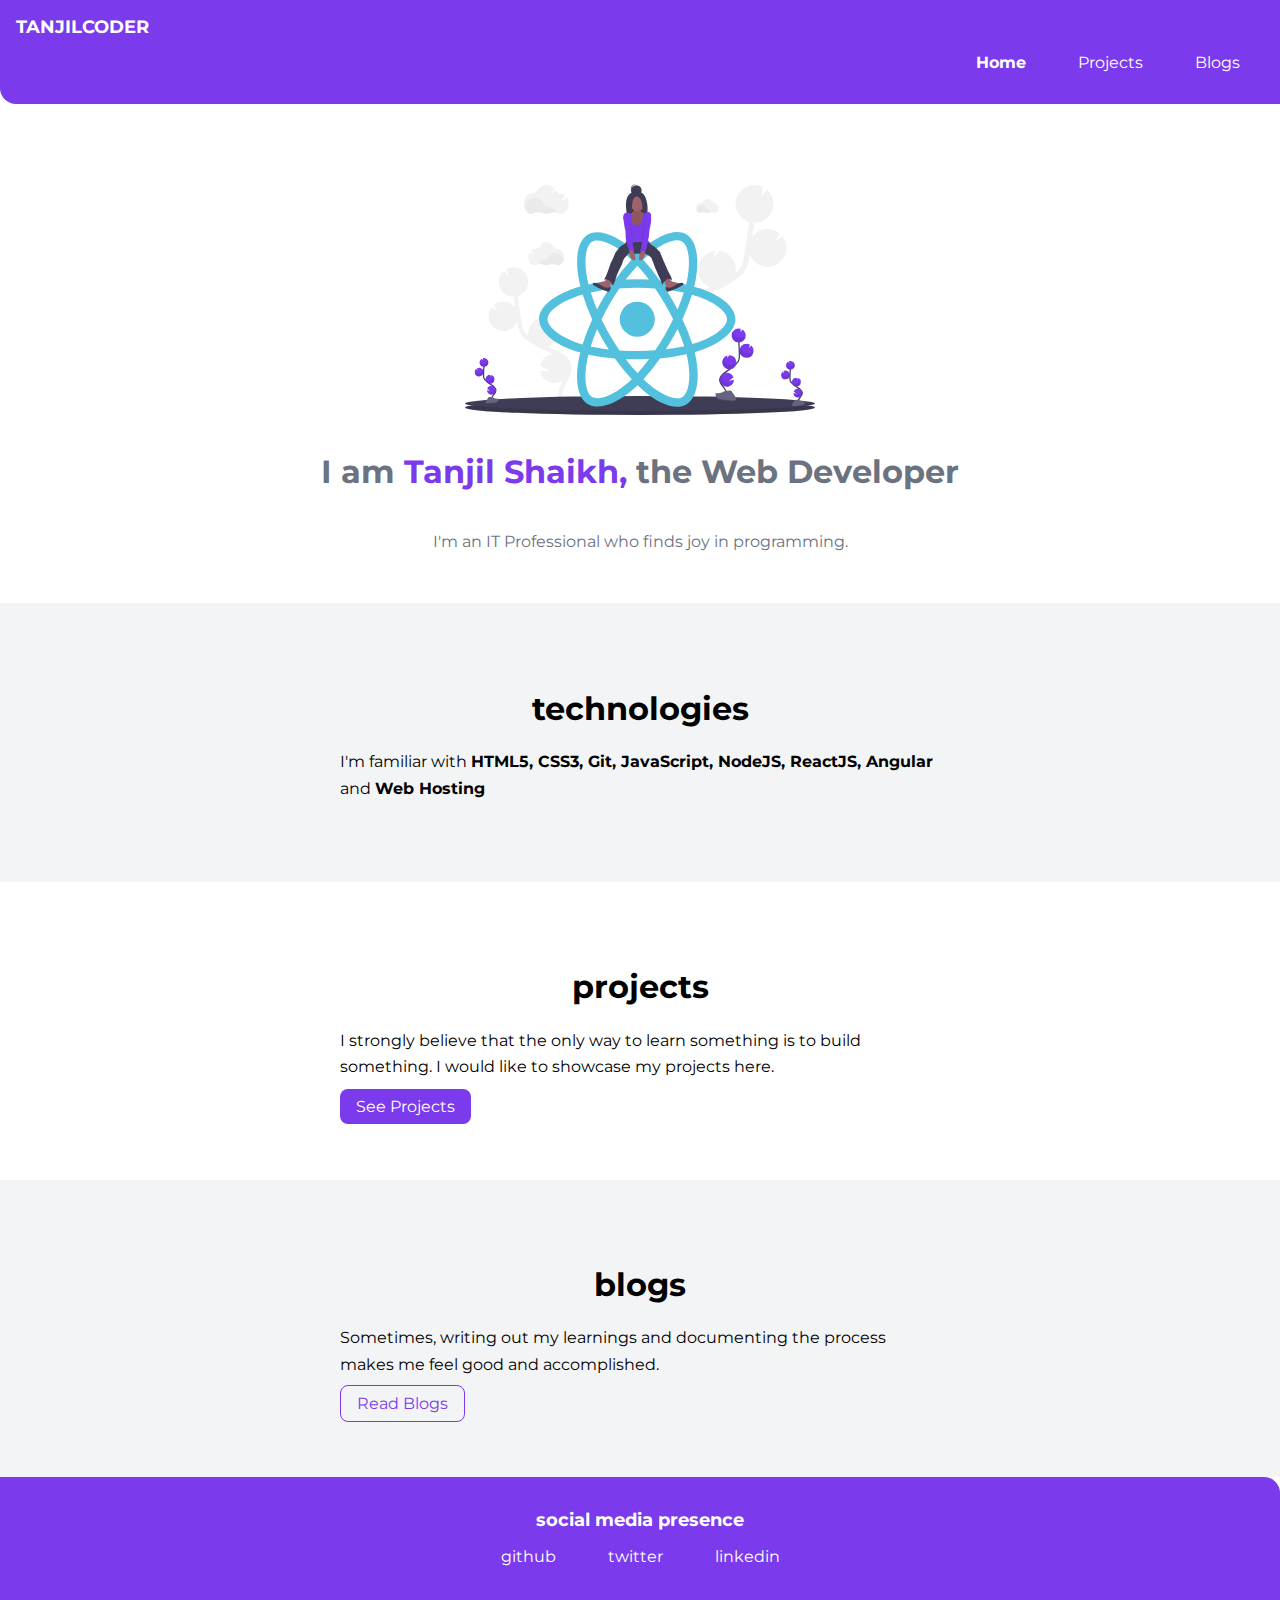
<file: index.html>
<!DOCTYPE html>
<html lang="en">
<head>
    <meta charset="UTF-8">
    <meta name="viewport" content="width=device-width, initial-scale=1.0">
    <title>Tanjil S | Home</title>
    <link rel="stylesheet" href="styles\main.css">
</head>
<body>
    <nav class="navigation container">
        <div class="nav-brand">TANJILCODER</div>
        <ul class="list-non-bullet nav-pills">
            <li class="list-item-inline"><a class="link link-active" href="#">Home</a></li>
            <li class="list-item-inline"><a class="link" href="projects.html">Projects</a></li>
            <li class="list-item-inline"><a class="link" href="blogs.html">Blogs</a></li>
        </ul>
    </nav>

    <header class="hero">
        <img class="hero-img" src="images/hero.svg" alt="">
        <h1 class="hero-heading">I am <span class="color">Tanjil Shaikh, </span>the Web Developer</h1>
        <p class="hero-heading">I'm an IT Professional who finds joy in programming.</p>
    </header>

    <section class="section ow">
        <div class="container container-center">
            <h1>technologies</h1>
            <p>I'm familiar with <strong> HTML5, CSS3, Git, JavaScript, NodeJS, ReactJS, Angular</strong> and <strong>Web Hosting</strong></p>
        </div>   
    </section>

    <section class="section">
        <div class="container container-center">
            <h1>projects</h1>
            <p>I strongly believe that the only way to learn something is to build something. I would like to showcase my projects here.</p>
            <a class="link link-primary" href="projects.html">See Projects</a>
        </div>  
    </section>

    <section class="section ow">
        <div class="container container-center">
            <h1>blogs</h1>
            <p>Sometimes, writing out my learnings and documenting the process makes me feel good and accomplished.</p>
            <a class="link link-secondary" href="blogs.html">Read Blogs</a>
        </div>     
    </section>
    
    <footer class="footer">
        <div class="footer-header">social media presence</div>
        <ul class="social-links list-non-bullet">
            <li class="list-item-inline"><a class="link" href="https://github.com/Tanjil007/">github</a></li>
            <li class="list-item-inline"><a class="link" href="https://twitter.com/tanjilshaikh/">twitter</a></li>
            <li class="list-item-inline"><a class="link" href="https://www.linkedin.com/in/tanjil-shaikh-139b5b133/">linkedin</a></li>
        </ul>
    </footer>

</body>
</html>
</file>
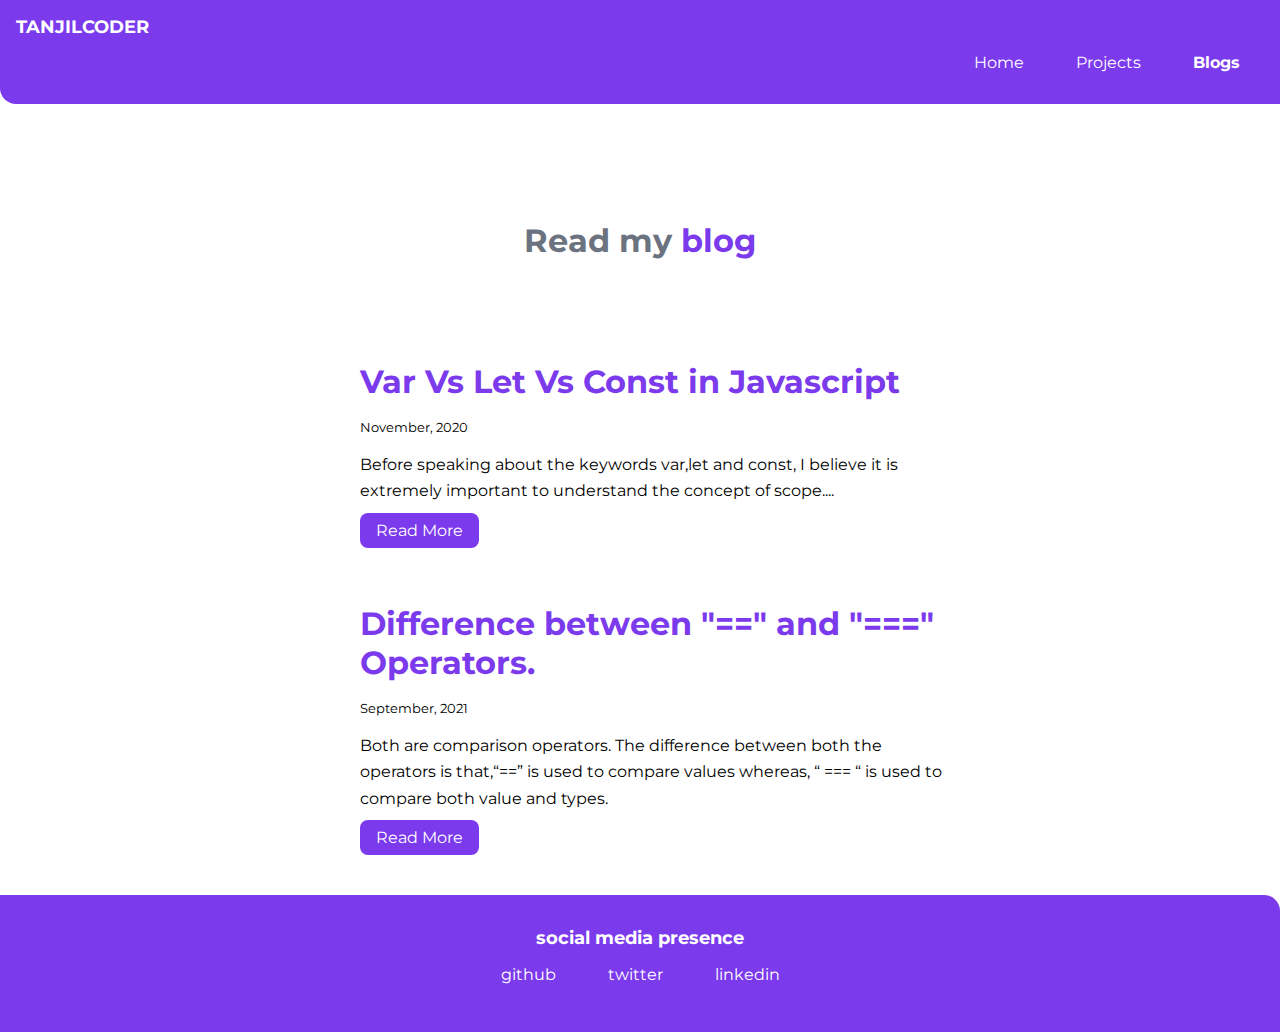
<file: blogs.html>
<!DOCTYPE html>
<html lang="en">
<head>
	<meta charset="UTF-8">
	<meta name="viewport" content="width=device-width, initial-scale=1.0">
	<title>Tanjil S | Blogs</title>
	<link rel="stylesheet" href="styles\main.css">
</head>
<body>
	<nav class="navigation container">
        <div class="nav-brand">TANJILCODER</div>
        <ul class="list-non-bullet nav-pills">
            <li class="list-item-inline"><a class="link" href="index.html">Home</a></li>
            <li class="list-item-inline"><a class="link" href="projects.html">Projects</a></li>
            <li class="list-item-inline"><a class="link link-active" href="#">Blogs</a></li>
        </ul>
	</nav>
	<header class="hero">
        <h1 class="hero-heading">Read my <span class="color">blog</span></h1>
	</header>
	<ul class="list-non-bullet">
        <li>
			<article class="showcase-list container container-center">
				<h1 class="hero-span">Var Vs Let Vs Const in Javascript</h1>
				<small>November, 2020</small>
				<p>
					Before speaking about the keywords var,let and const, I believe it is extremely important to understand the concept of scope....
				</p>
				<a href="pages/varletconst.html" class="link link-primary">Read More</a>
			</article>
		</li>
		<li>
			<article class="showcase-list container container-center">
				<h1 class="hero-span">Difference between "==" and "===" Operators.</h1>
				<small>September, 2021</small>
				<p>
					Both are comparison operators. The difference between both the operators is that,“==” is used to compare values whereas, “ === “ is used to compare both value and types.
				</p>
				<a href="pages/dobleequalandtrippleequal.html" class="link link-primary">Read More</a>
			</article>
		</li>
	</ul>
	<footer class="footer">
        <div class="footer-header">social media presence</div>
        <ul class="social-links list-non-bullet">
            <li class="list-item-inline"><a class="link" href="https://github.com/Tanjil007/">github</a></li>
            <li class="list-item-inline"><a class="link" href="https://twitter.com/tanjilshaikh/">twitter</a></li>
            <li class="list-item-inline"><a class="link" href="https://www.linkedin.com/in/tanjil-shaikh-139b5b133/">linkedin</a></li>
        </ul>
    </footer>
</body>
</html>
</file>
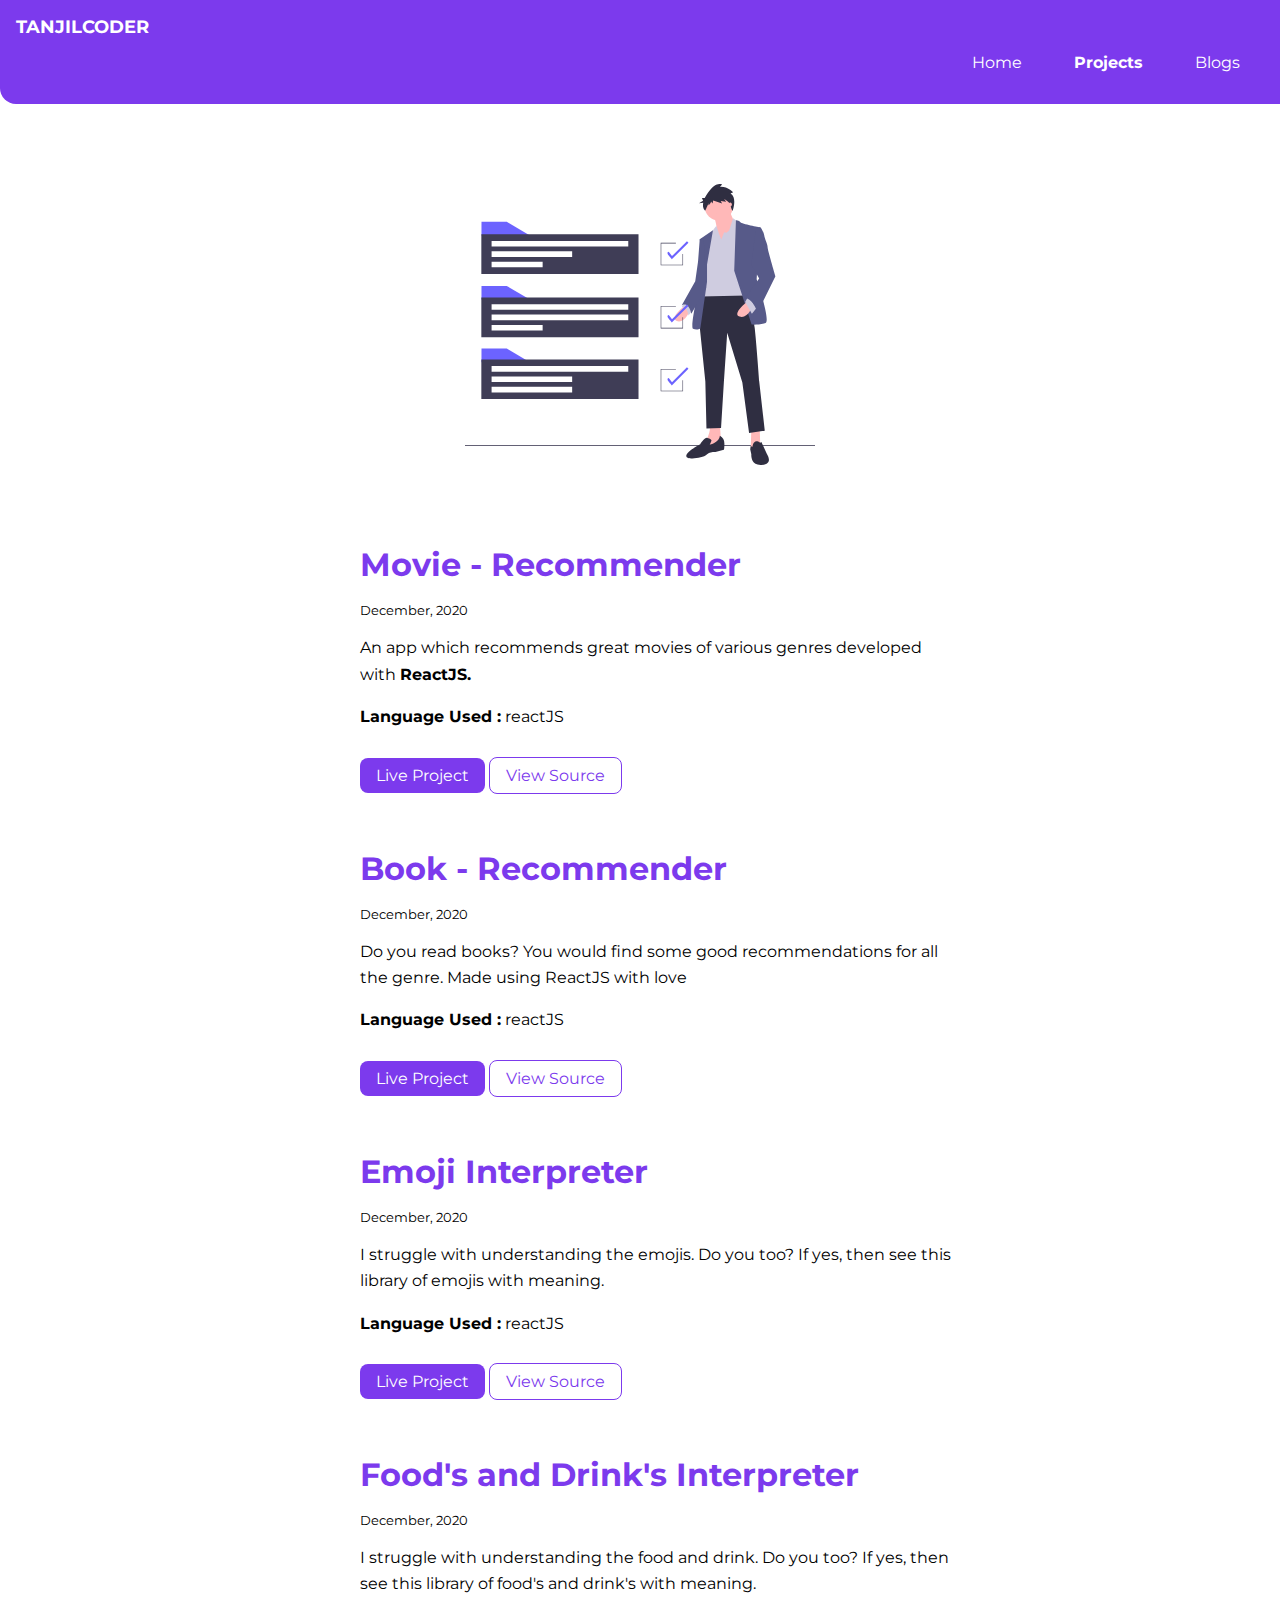
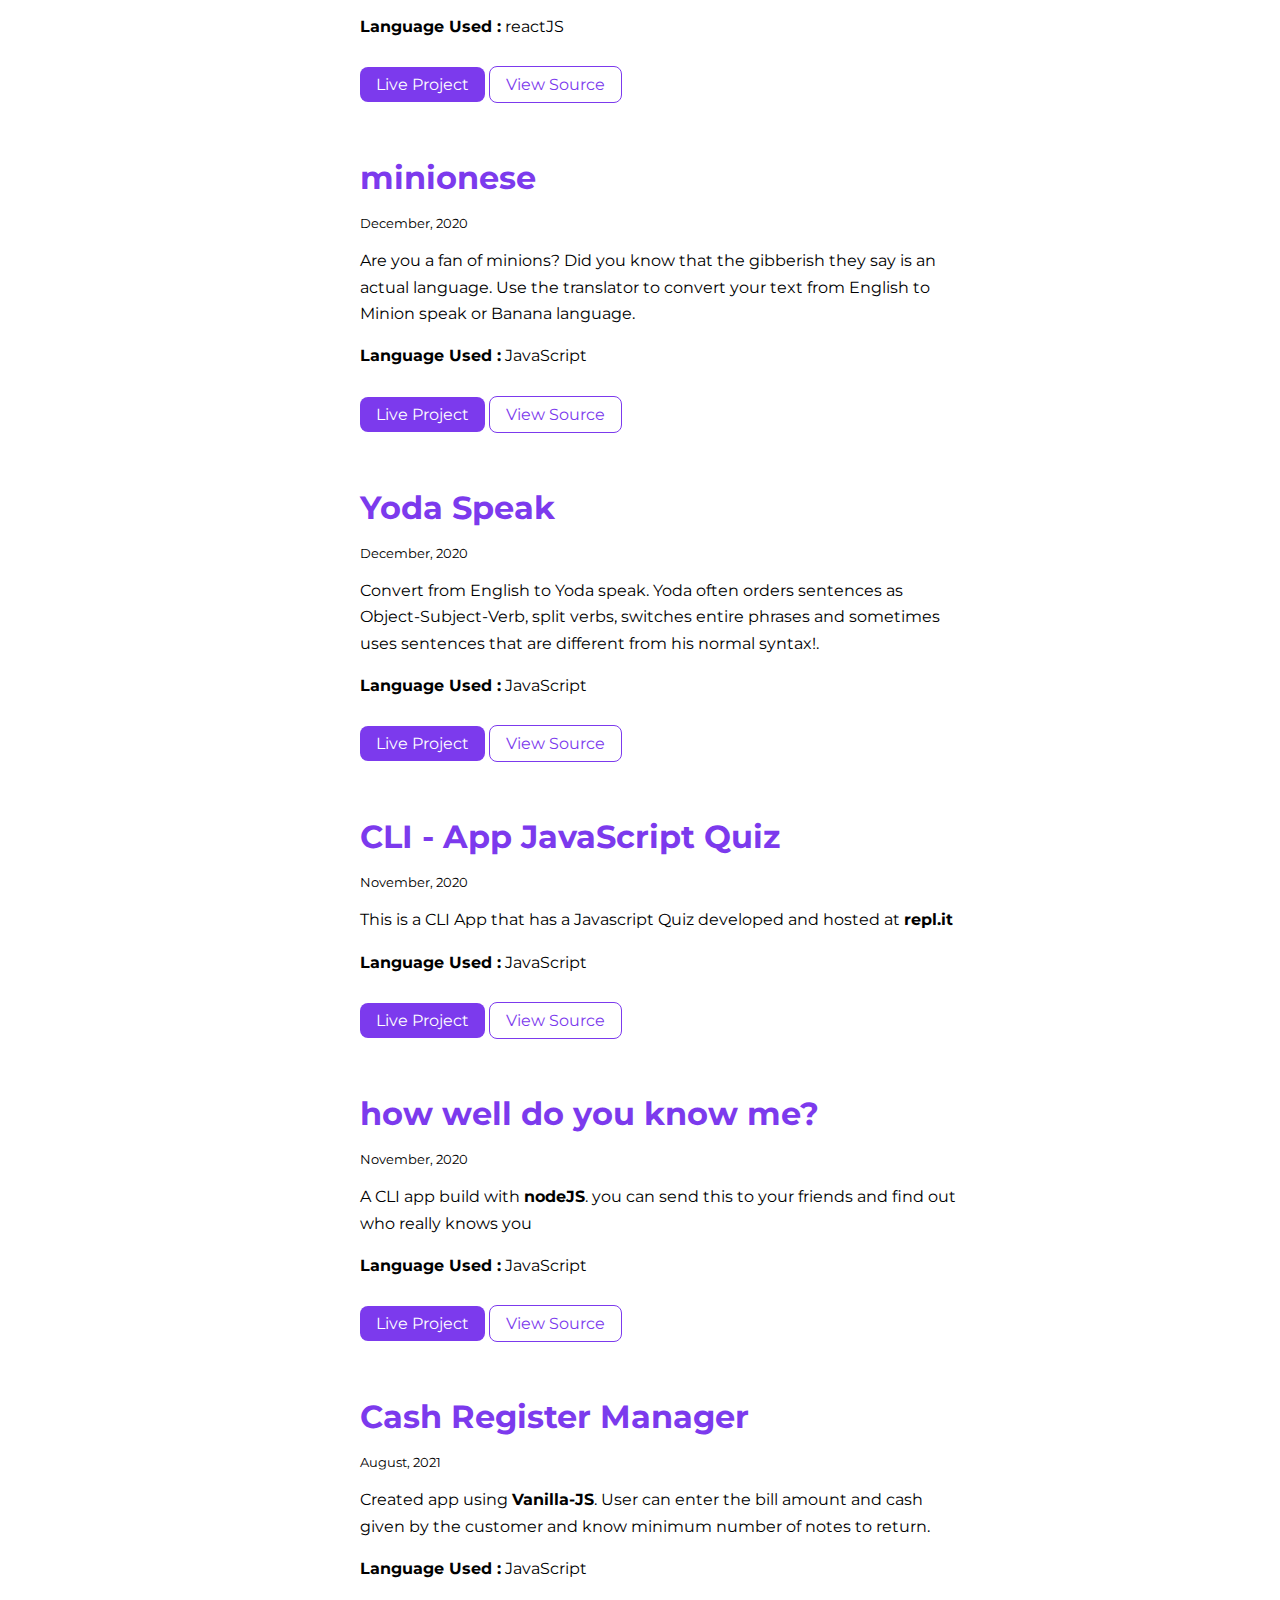
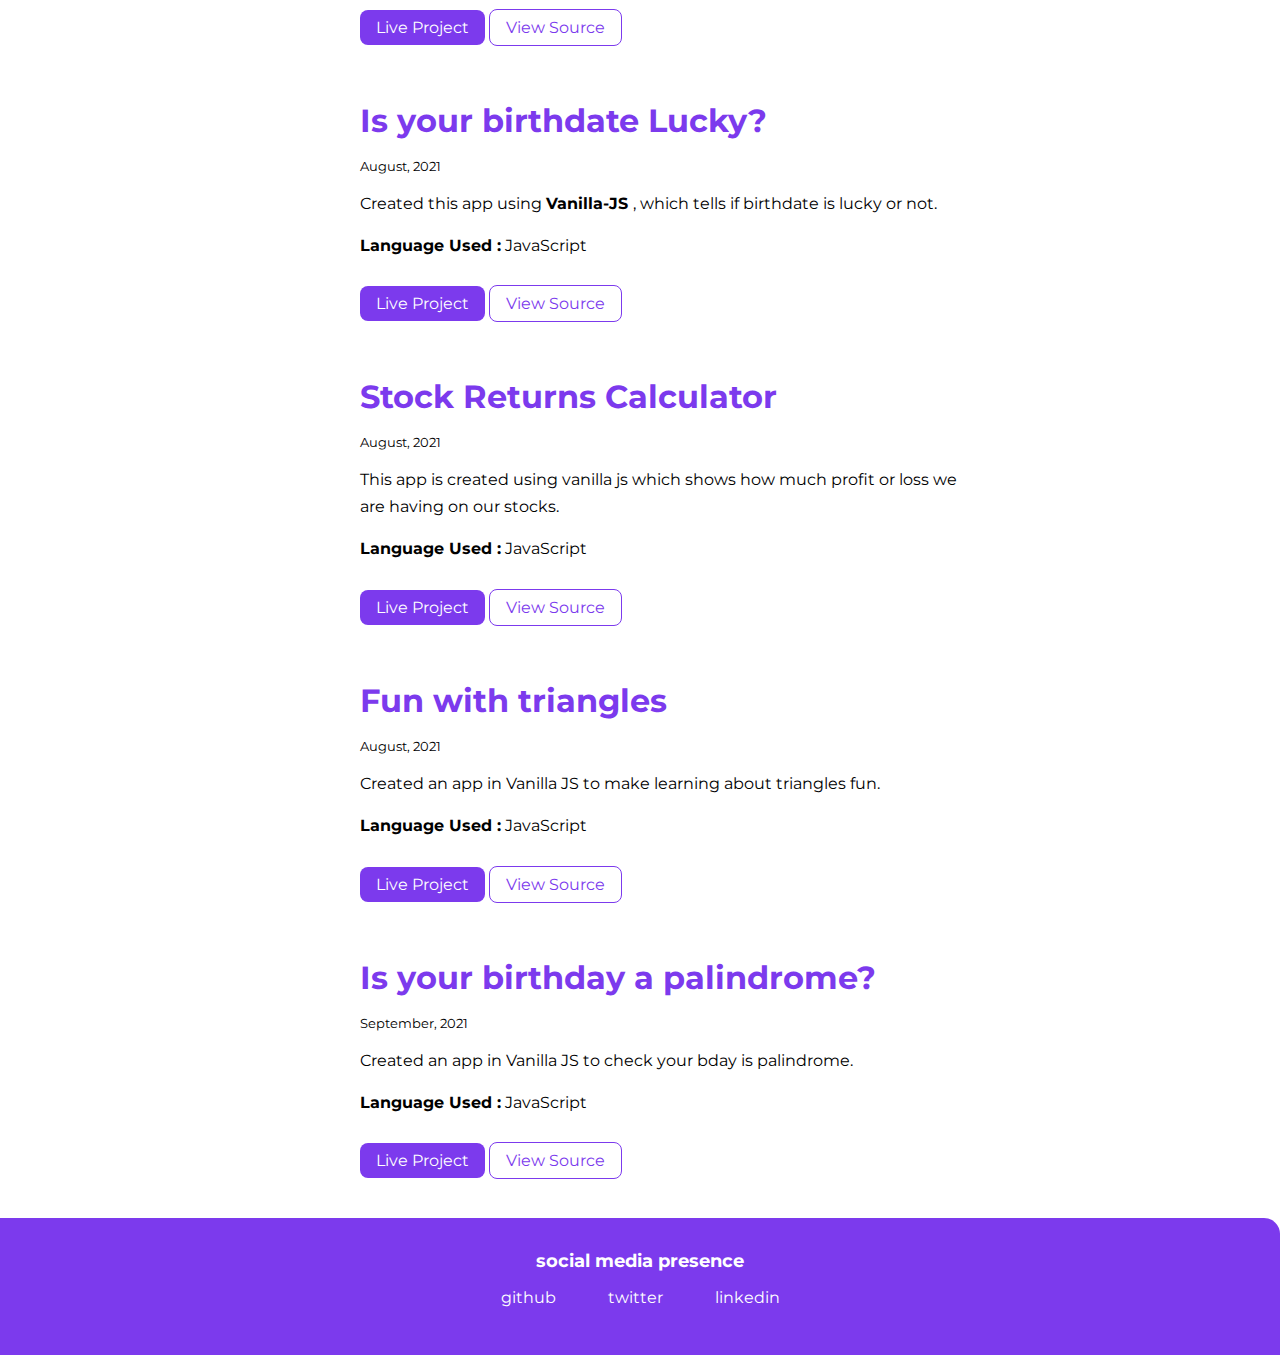
<file: projects.html>
<!DOCTYPE html>
<html lang="en">

<head>
	<meta charset="UTF-8">
	<meta name="viewport" content="width=device-width, initial-scale=1.0">
	<title>Tanjil S | Projects</title>
	<link rel="stylesheet" href="styles\main.css">
</head>

<body>
	<nav class="navigation container">
		<div class="nav-brand">TANJILCODER</div>
		<ul class="list-non-bullet nav-pills">
			<li class="list-item-inline"><a class="link" href="index.html">Home</a></li>
			<li class="list-item-inline"><a class="link link-active" href="#">Projects</a></li>
			<li class="list-item-inline"><a class="link" href="blogs.html">Blogs</a></li>
		</ul>
	</nav>

	<header class="hero">
		<img class="hero-img" src="images/project_completed.svg" alt="">
	</header>

	<ul class="list-non-bullet">
		<li>
			<div class="container container-center">
				<h1 class="hero-span">Movie - Recommender</h1>
				<small>December, 2020</small>
				<P>An app which recommends great movies of various genres developed with <strong>ReactJS.</strong></P>
				<P><strong>Language Used :</strong> reactJS</P> <br>
				<a class="link link-primary" href="https://oqjhh.csb.app/">Live Project</a>
				<a class="link link-secondary" href="https://github.com/Tanjil007/movies-recommender">View Source</a>
			</div>
		</li>
		<li>
			<div class="container container-center">
				<h1 class="hero-span">Book - Recommender</h1>
				<small>December, 2020</small>
				<P>Do you read books? You would find some good recommendations for all the genre. Made using ReactJS
					with love</P>
				<P><strong>Language Used :</strong> reactJS</P> <br>
				<a class="link link-primary" href="https://0o5gu.csb.app/">Live Project</a>
				<a class="link link-secondary" href="https://github.com/Tanjil007/book-recommendation-app">View
					Source</a>
			</div>
		</li>
		<li>
			<div class="container container-center">
				<h1 class="hero-span">Emoji Interpreter</h1>
				<small>December, 2020</small>
				<p>I struggle with understanding the emojis. Do you too? If yes, then see this library of emojis with
					meaning.</p>
				<P><strong>Language Used :</strong> reactJS</P> <br>
				<a class="link link-primary" href="https://mynln.csb.app/">Live Project</a>
				<a class="link link-secondary" href="https://github.com/Tanjil007/Emoji-Interpreter">View Source</a>
			</div>
		</li>
		<li>
			<div class="container container-center">
				<h1 class="hero-span">Food's and Drink's Interpreter</h1>
				<small>December, 2020</small>
				<p>I struggle with understanding the food and drink. Do you too? If yes, then see this library of food's and drink's with
					meaning.</p>
				<P><strong>Language Used :</strong> reactJS</P> <br>
				<a class="link link-primary" href="https://gch2p.csb.app/">Live Project</a>
				<a class="link link-secondary" href="https://github.com/Tanjil007/Food-and-Drink-Emoji-Interpreter">View Source</a>
			</div>
		</li>
		<li>
			<div class="container container-center">
				<h1 class="hero-span">minionese</h1>
				<small>December, 2020</small>
				<p>Are you a fan of minions? Did you know that the gibberish they say is an actual language. Use the
					translator to convert your text from English to Minion speak or Banana language.</p>
				<P><strong>Language Used :</strong> JavaScript</P> <br>
				<a class="link link-primary" href="https://minionstalks.netlify.app/">Live Project</a>
				<a class="link link-secondary" href="https://github.com/Tanjil007/minion">View Source</a>
			</div>
		</li>
		<li>
			<div class="container container-center">
				<h1 class="hero-span">Yoda Speak</h1>
				<small>December, 2020</small>
				<p>Convert from English to Yoda speak. Yoda often orders sentences as Object-Subject-Verb, split verbs,
					switches entire phrases and sometimes uses sentences that are different from his normal syntax!.</p>
				<P><strong>Language Used :</strong> JavaScript</P> <br>
				<a class="link link-primary" href="https://yodaa.netlify.app/">Live Project</a>
				<a class="link link-secondary" href="https://github.com/Tanjil007/yoda">View Source</a>
			</div>
		</li>
		<li>
			<div class="container container-center">
				<h1 class="hero-span">CLI - App JavaScript Quiz</h1>
				<small>November, 2020</small>
				<P>This is a CLI App that has a Javascript Quiz developed and hosted at <strong>repl.it</strong></P>
				<P><strong>Language Used :</strong> JavaScript</P> <br>
				<a class="link link-primary" href="https://replit.com/@Tanjil2021/CLI-Quiz?embed=1&output=1#index.js">Live
					Project</a>
				<a class="link link-secondary" href="https://github.com/Tanjil007/CLI-Quiz">View Source</a>
			</div>
		</li>
		<li>
			<div class="container container-center">
				<h1 class="hero-span">how well do you know me?</h1>
				<small>November, 2020</small>
				<p>A CLI app build with <strong>nodeJS</strong>. you can send this to your friends and find out who
					really knows you</p>
				<P><strong>Language Used :</strong> JavaScript</P> <br>
				<a class="link link-primary"
					href="https://replit.com/@Tanjil2021/Final-Project?embed=1&output=1#index.js">Live Project</a>
				<a class="link link-secondary" href="https://github.com/Tanjil007/Tanjil-Quiz">View Source</a>
			</div>
		</li>
		<li>
			<div class="container container-center">
				<h1 class="hero-span">Cash Register Manager</h1>
				<small>August, 2021</small>
				<p>Created app using <strong>Vanilla-JS</strong>. User can enter the bill amount and cash given by the
					customer and know minimum number of notes to return.</p>
				<p><strong>Language Used :</strong> JavaScript</p> <br>
				<a class="link link-primary" href="https://managecashregister.netlify.app/">Live Project</a>
				<a class="link link-secondary" href="https://github.com/Tanjil007/mark10-cash-register-manager">View
					Source</a>
			</div>
		</li>
		<li>
			<div class="container container-center">
				<h1 class="hero-span">Is your birthdate Lucky?</h1>
				<small>August, 2021</small>
				<p>Created this app using <strong> Vanilla-JS </strong>, which tells if birthdate is lucky or not.</p>
				<p><strong>Language Used :</strong> JavaScript</p> <br>
				<a class="link link-primary" href="https://urbirthdayislucky.netlify.app/">Live Project</a>
				<a class="link link-secondary" href="https://github.com/Tanjil007/mark11-is-your-birthday-lucky">View Source</a>
			</div>
		</li>
		<li>
			<div class="container container-center">
				<h1 class="hero-span">Stock Returns Calculator</h1>
				<small>August, 2021</small>
				<p>This app is created using vanilla js which shows how much profit or loss we are having on our stocks.</p>
				<p><strong>Language Used :</strong> JavaScript</p> <br>
				<a class="link link-primary" href="https://lossandprofit.netlify.app/">Live Project</a>
				<a class="link link-secondary" href="https://github.com/Tanjil007/mark14-profit-or-loss">View Source</a>
			</div>
		</li>
		<li>
			<div class="container container-center">
				<h1 class="hero-span">Fun with triangles</h1>
				<small>August, 2021</small>
				<p>Created an app in Vanilla JS to make learning about triangles fun.</p>
				<p><strong>Language Used :</strong> JavaScript</p> <br>
				<a class="link link-primary" href="https://playwithtriangle.netlify.app/">Live Project</a>
				<a class="link link-secondary" href="https://github.com/Tanjil007/mark12-fun-with-triangle">View Source</a>
			</div>
		</li>
		<li>
			<div class="container container-center">
				<h1 class="hero-span">Is your birthday a palindrome?</h1>
				<small>September, 2021</small>
				<p>Created an app in Vanilla JS to check your bday is palindrome.</p>
				<p><strong>Language Used :</strong> JavaScript</p> <br>
				<a class="link link-primary" href="https://yourbdaylucky.netlify.app/">Live Project</a>
				<a class="link link-secondary" href="https://github.com/Tanjil007/mark13-Is-your-birthday-a-palindrome">View Source</a>
			</div>
		</li>
	</ul>
	<footer class="footer">
		<div class="footer-header">social media presence</div>
		<ul class="social-links list-non-bullet">
			<li class="list-item-inline"><a class="link" href="https://github.com/Tanjil007/">github</a></li>
			<li class="list-item-inline"><a class="link" href="https://twitter.com/tanjilshaikh/">twitter</a></li>
			<li class="list-item-inline"><a class="link"
					href="https://www.linkedin.com/in/tanjil-shaikh-139b5b133/">linkedin</a></li>
		</ul>
	</footer>
</body>

</html>
</file>
